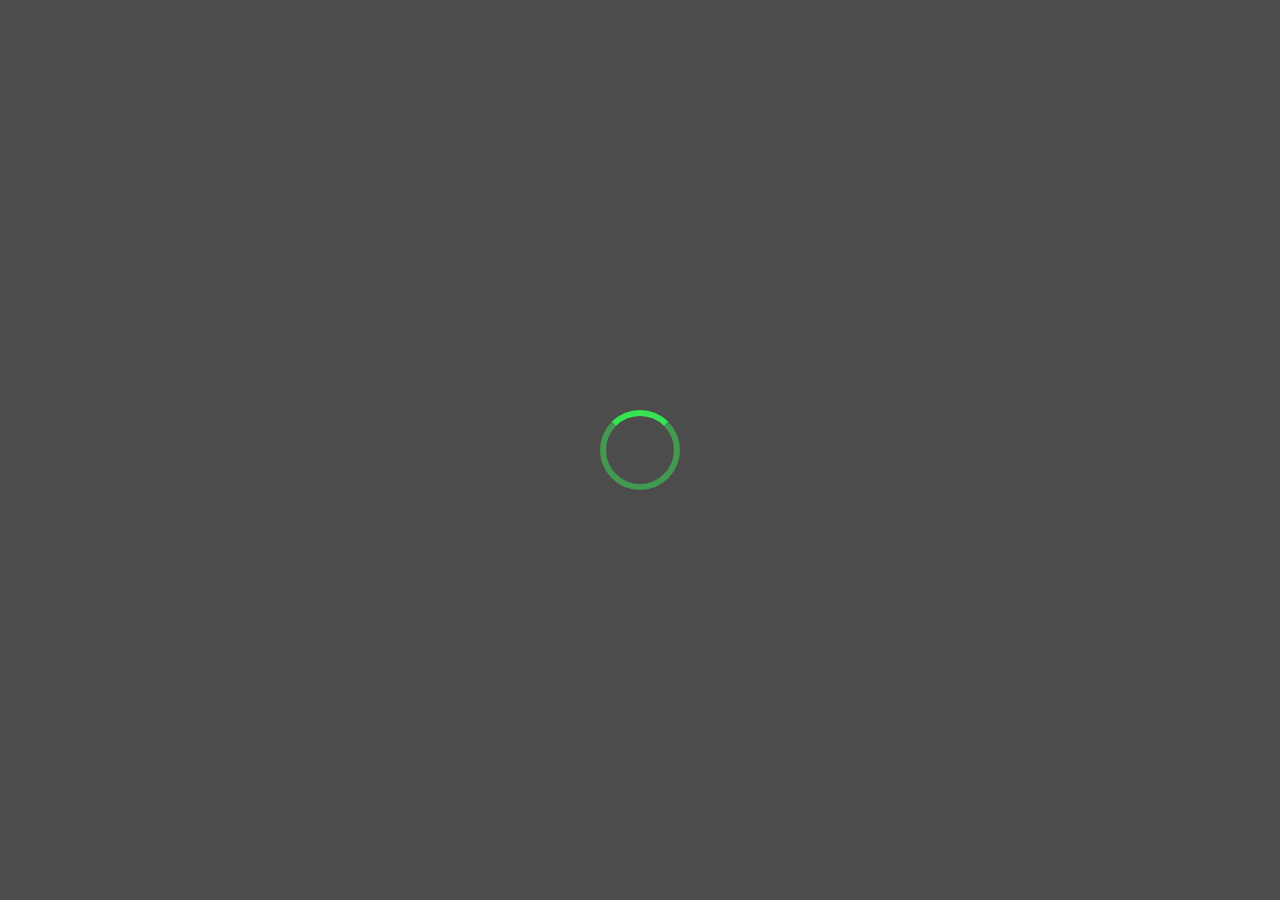
<file: loading.html>
<!DOCTYPE html>
<html lang="en">
<head>
    <meta charset="UTF-8">
    <meta http-equiv="X-UA-Compatible" content="IE=edge">
    <meta name="viewport" content="width=device-width, initial-scale=1.0">
    <title>Document</title>
    <style>
        .bt-spinner {
            width: 68px;
            height: 68px;
            border-radius: 50%;
            background-color: transparent;
            border: 6px solid #429950;
            border-top: 6px solid #37E552;
            -webkit-animation: 1s spin linear infinite;
            animation: 1s spin linear infinite;
            z-index: 1000000000000;
        }
        .spinner-cont{
            position: fixed;
            top: 0;
            left: 0;
            width: 100vw;
            height: 100vh;
            background-color: rgba(0, 0, 0, 0.7);
            z-index: 10000000000;
            display: flex;
            justify-content: center;
            align-items: center;
        }

        @-webkit-keyframes spin {
            from {
                -webkit-transform: rotate(0deg);
                transform: rotate(0deg);
            }
            to {
                -webkit-transform: rotate(360deg);
                transform: rotate(360deg);
            }
        }
                
        @keyframes spin {
            from {
                -webkit-transform: rotate(0deg);
                transform: rotate(0deg);
            }
            to {
                -webkit-transform: rotate(360deg);
                transform: rotate(360deg);
            }
        }   
    </style>
</head>
<body>
    <div class="spinner-cont">
        <div class="bt-spinner"></div>
    </div>
</body>
</html>
</file>
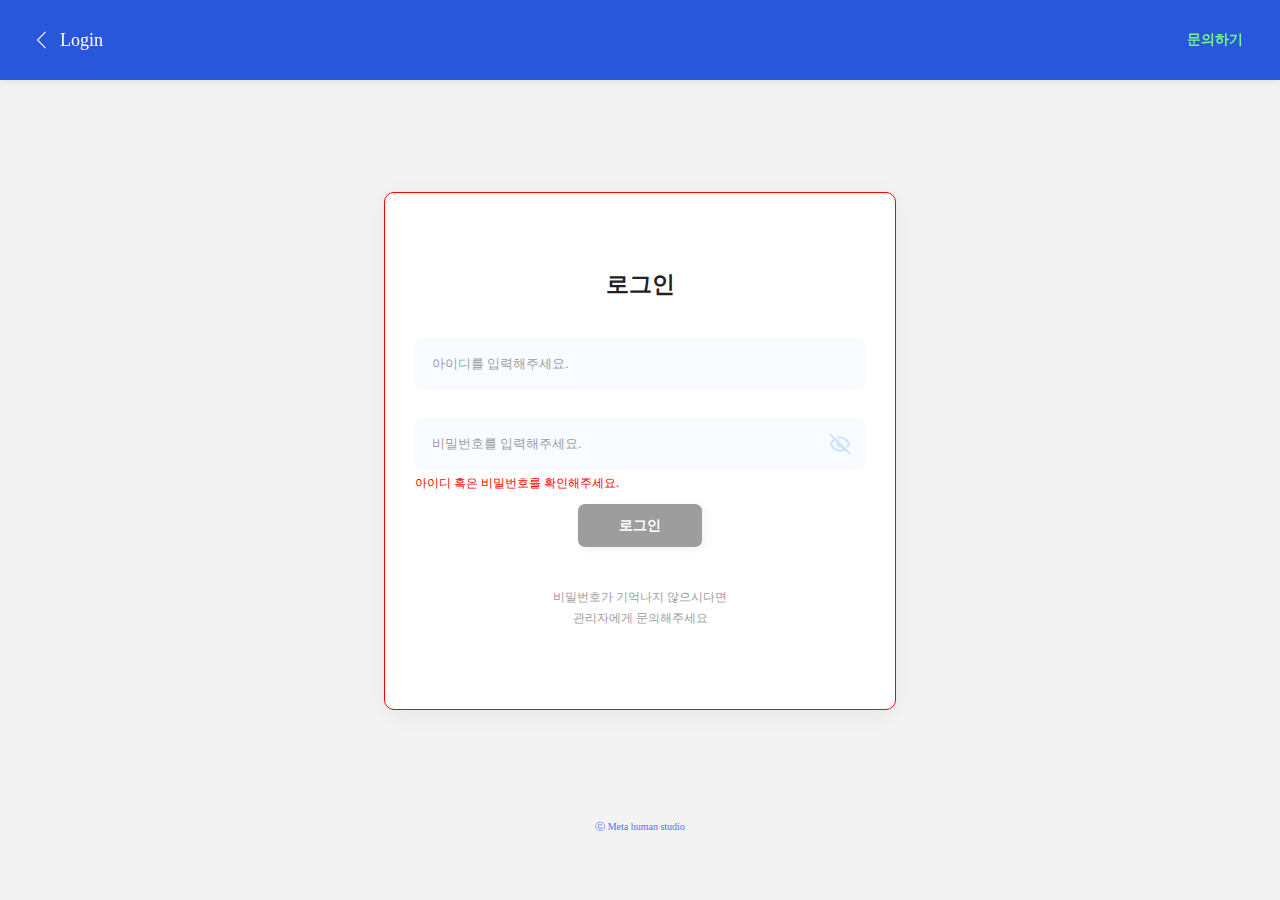
<file: login.html>
<!DOCTYPE html>
<html lang="en">
<head>
    <meta charset="UTF-8">
    <meta http-equiv="X-UA-Compatible" content="IE=edge">
    <meta name="viewport" content="width=device-width, initial-scale=1.0">
    <title>Document</title>

    <!-- css -->
    <link rel="stylesheet" href="./css/font.css">
    <link rel="stylesheet" href="./css/reset.css">
    <link rel="stylesheet" href="./css/common.css">
    <link rel="stylesheet" href="./css/sub.css">

    <!-- jquery cdn -->
    <script src="https://code.jquery.com/jquery-3.6.0.min.js" integrity="sha256-/xUj+3OJU5yExlq6GSYGSHk7tPXikynS7ogEvDej/m4=" crossorigin="anonymous"></script>
    
</head>
<body>
    <header>
        <div class="inner">
            <a href="./index.html" class="back-btn">
                <i></i>
                <span>Login</span>
            </a>
            <button class="green-style-btn2">
                문의하기
            </button>
        </div>
    </header>
    
    <main>
        <section class="container fail">
            <h2>로그인</h2>
            <div class="col">
                <input class="idInput" type="text" placeholder="아이디를 입력해주세요.">
            </div>
            <div class="col">
                <input class="pwInput" type="password" placeholder="비밀번호를 입력해주세요.">
                <button class="passwordViewBtn">
                    <i></i>
                </button>
                <p class="fail-text">아이디 혹은 비밀번호를 확인해주세요.</p>
            </div>
            <!-- <button class="gray-style-btn login-btn">로그인</button> -->
            <a href="./projectList.html" class="gray-style-btn login-btn">로그인</a>
            <p>
                비밀번호가 기억나지 않으시다면 
                <br>
                관리자에게 문의해주세요                
            </p>
        </section>
    </main>

    <footer>
        <p class="copyright">
            ⓒ Meta human studio
        </p>
    </footer>

    <script src="./js/passwordView.js"></script>
    <script src="./js/loginStyle.js"></script>
</body>
</html>
</file>
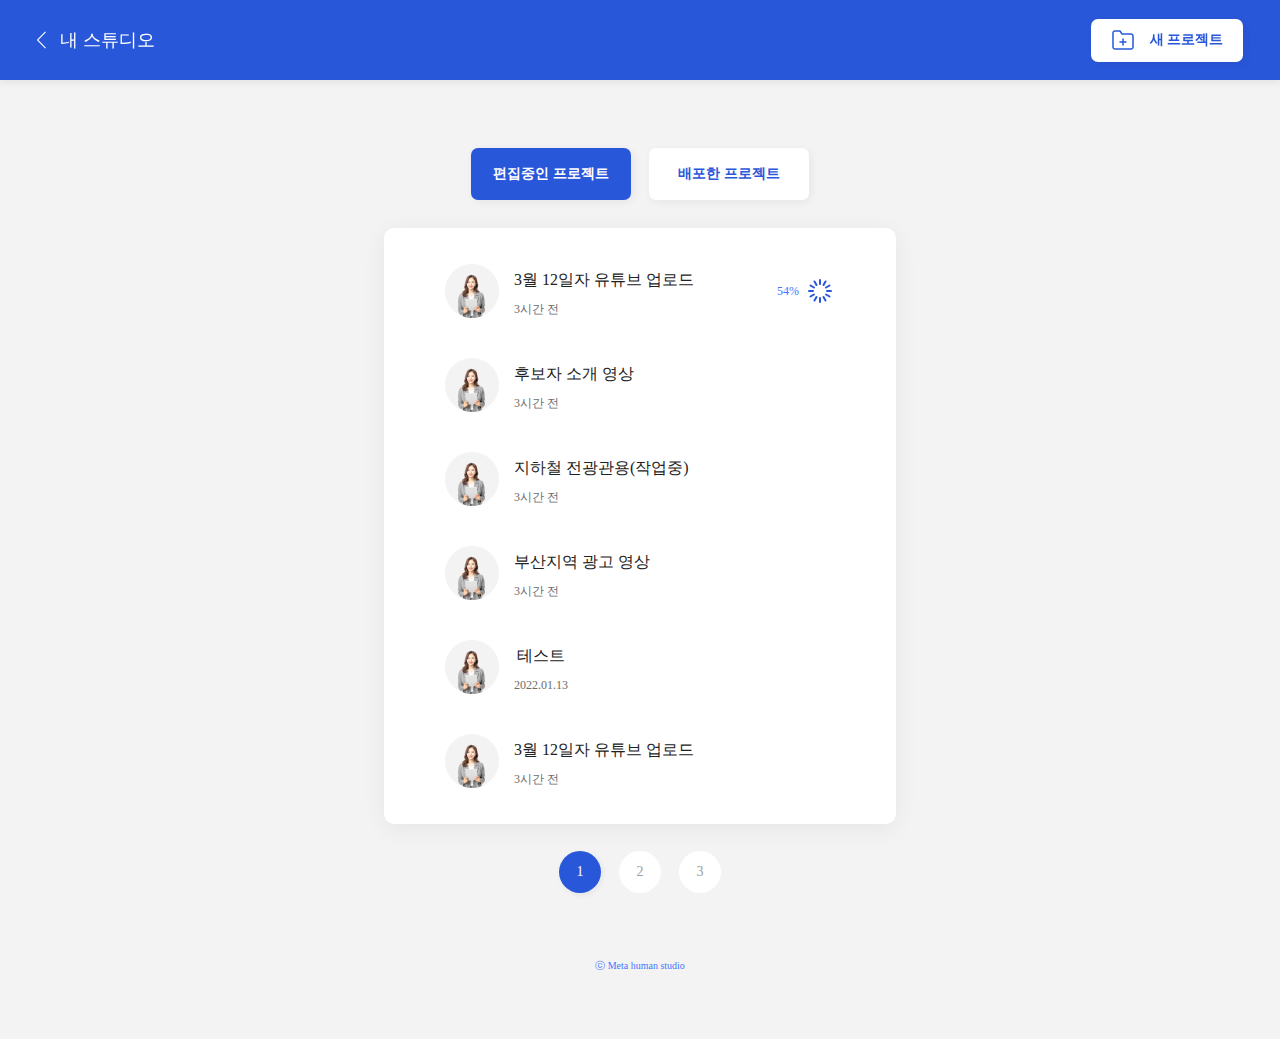
<file: projectList.html>
<!DOCTYPE html>
<html lang="en">
<head>
    <meta charset="UTF-8">
    <meta http-equiv="X-UA-Compatible" content="IE=edge">
    <meta name="viewport" content="width=device-width, initial-scale=1.0">
    <title>Document</title>

    <!-- css -->
    <link rel="stylesheet" href="./css/font.css">
    <link rel="stylesheet" href="./css/reset.css">
    <link rel="stylesheet" href="./css/common.css">
    <link rel="stylesheet" href="./css/sub.css">
    <link rel="stylesheet" href="./css/popup.css">

    <!-- jquery cdn -->
    <script src="https://code.jquery.com/jquery-3.6.0.min.js" integrity="sha256-/xUj+3OJU5yExlq6GSYGSHk7tPXikynS7ogEvDej/m4=" crossorigin="anonymous"></script>
    
</head>
<body>
    <header>
        <div class="inner">
            <a href="./login.html" class="back-btn">
                <i></i>
                <span>내 스튜디오</span>
            </a>
            <button class="white-style-btn addProject">
                <i></i>
                새 프로젝트
            </button>
        </div> 
    </header>
    
    <main>
        <div class="btn-group tab-btn-cont">
            <button class="tab-btn white-style-btn blue-style-btn active">편집중인 프로젝트</button>
            <button class="tab-btn white-style-btn ">배포한 프로젝트</button>
        </div>
         
        <div class="tab-content-container">
            <section class="container projectCont tab-content active">
                <ul class="projectList">
                    <li>
                        <img src="./images/people/people01.png" alt="people">
                        <div class="text">
                            <p>3월 12일자 유튜브 업로드</p>
                            <span>3시간 전</span>
                        </div>
                        <div class="loader">
                            <span>54%</span>
                            <div class="ml-loader">
                                <div></div>
                                <div></div>
                                <div></div>
                                <div></div>
                                <div></div>
                                <div></div>
                                <div></div>
                                <div></div>
                                <div></div>
                                <div></div>
                                <div></div>
                                <div></div>
                            </div>            
                        </div>
                    </li>
                    <li>
                        <img src="./images/people/people01.png" alt="people">
                        <div class="text">
                            <p>후보자 소개 영상</p>
                            <span>3시간 전</span>
                        </div>
                        <div class="list-btn-group">
                            <button class="copy-btn">
                                <i></i>
                            </button>
                            <button class="remove-btn">
                                <i></i>
                            </button>
                        </div>
                    </li>
                    <li>
                        <img src="./images/people/people01.png" alt="people">
                        <div class="text">
                            <p>지하철 전광관용(작업중)</p>
                            <span>3시간 전</span>
                        </div>
                        <div class="list-btn-group">
                            <button class="copy-btn">
                                <i></i>
                            </button>
                            <button class="remove-btn">
                                <i></i>
                            </button>
                        </div>
                    </li>
                    <li>
                        <img src="./images/people/people01.png" alt="people">
                        <div class="text">
                            <p>부산지역 광고 영상</p>
                            <span>3시간 전</span>
                        </div>
                        <div class="list-btn-group">
                            <button class="copy-btn">
                                <i></i>
                            </button>
                            <button class="remove-btn">
                                <i></i>
                            </button>
                        </div>
                    </li>
                    <li>
                        <img src="./images/people/people01.png" alt="people">
                        <div class="text">
                            <p>테스트</p>
                            <span>2022.01.13</span>
                        </div>
                        <div class="list-btn-group">
                            <button class="copy-btn">
                                <i></i>
                            </button>
                            <button class="remove-btn">
                                <i></i>
                            </button>
                        </div>
                    </li>
                    <li>
                        <img src="./images/people/people01.png" alt="people">
                        <div class="text">
                            <p>3월 12일자 유튜브 업로드</p>
                            <span>3시간 전</span>
                        </div>
                        <div class="list-btn-group">
                            <button class="copy-btn">
                                <i></i>
                            </button>
                            <button class="remove-btn">
                                <i></i>
                            </button>
                        </div>
                    </li>
                </ul>
            </section>
            <section class="container projectCont tab-content">
                <ul class="projectList">
                    <li>
                        <img src="./images/people/people01.png" alt="people">
                        <div class="text">
                            <p>3월 12일자 유튜브 업로드</p>
                            <span>3시간 전</span>
                        </div>
                        <div class="loader">
                            <span>54%</span>
                            <div class="ml-loader">
                                <div></div>
                                <div></div>                   
                                <div></div>
                                <div></div>
                                <div></div>
                                <div></div>
                                <div></div>
                                <div></div>
                                <div></div>
                                <div></div>
                                <div></div>
                                <div></div>
                            </div>            
                        </div>
                    </li>
                    <li>
                        <img src="./images/people/people01.png" alt="people">
                        <div class="text">
                            <p>후보자 소개 영상</p>
                            <span>3시간 전</span>
                        </div>
                        <div class="list-btn-group">
                            <button class="copy-btn">
                                <i></i>
                            </button>
                            <button class="download-btn">
                                <i></i>
                            </button>
                        </div>
                    </li>
                    <li>
                        <img src="./images/people/people01.png" alt="people">
                        <div class="text">
                            <p>지하철 전광관용(작업중)</p>
                            <span>3시간 전</span>
                        </div>
                        <div class="list-btn-group">
                            <button class="copy-btn">
                                <i></i>
                            </button>
                            <button class="remove-btn">
                                <i></i>
                            </button>
                        </div>
                    </li>
                    <li>
                        <img src="./images/people/people01.png" alt="people">
                        <div class="text">
                            <p>부산지역 광고 영상</p>
                            <span>3시간 전</span>
                        </div>
                        <div class="list-btn-group">
                            <button class="copy-btn">
                                <i></i>
                            </button>
                            <button class="remove-btn">
                                <i></i>
                            </button>
                        </div>
                    </li>
                    <li>
                        <img src="./images/people/people01.png" alt="people">
                        <div class="text">
                            <p>테스트</p>
                            <span>2022.01.13</span>
                        </div>
                        <div class="list-btn-group">
                            <button class="copy-btn">
                                <i></i>
                            </button>
                            <button class="remove-btn">
                                <i></i>
                            </button>
                        </div>
                    </li>
                    <li>
                        <img src="./images/people/people01.png" alt="people">
                        <div class="text">
                            <p>3월 12일자 유튜브 업로드</p>
                            <span>3시간 전</span>
                        </div>
                        <div class="list-btn-group">
                            <button class="copy-btn">
                                <i></i>
                            </button>
                            <button class="remove-btn">
                                <i></i>
                            </button>
                        </div>
                    </li>
                </ul>
            </section>
        </div>

        <ul class="pagination">
            <li class="current">
                <a href="#">1</a>
            </li>
            <li>
                <a href="#">2</a>
            </li>
            <li>
                <a href="#">3</a>
            </li>
        </ul>
    </main>

    <footer>
        <p class="copyright">
            ⓒ Meta human studio
        </p>
    </footer>

    <div class="dim"></div>
    <div class="popup addProjectPopup">
        <button class="close-btn">
            <i></i>
        </button>
        <h3>
            <span class="fc-blue">Step1</span>
            템플릿 선택
        </h3>
        <div class="col">
            <div class="select">
                <div class="current-select">
                    <span>1:1</span>
                    <p>SNS post</p>
                    <i></i>
                </div>
                <ul class="select-list">
                    <li>
                        <button class="current">
                            <span>1:1</span>
                            <p>SNS post</p>
                        </button>
                    </li>
                    <li>
                        <button>
                            <span>4:3</span>
                            <p>Full screen</p>
                        </button>
                    </li>
                    <li>
                        <button>
                            <span>16:9</span>
                            <p>Youtube</p>
                        </button>
                    </li>
                    <li>
                        <button>
                            <span>9:16</span>
                            <p>SNS story</p>
                        </button>
                    </li>
                </ul>
            </div>
        </div>
        <button class="blue-style-btn next-btn">다음</button>
    </div>
    <div class="popup addPPTPagePopup">
        <button class="close-btn">
            <i></i>
        </button>
        <h3>
            <span class="fc-blue">Step2</span>
            PPT로 페이지 생성하기
        </h3>
        <div class="col">
            <input type="file" id="fileInput">
            <label for="fileInput">
                <div class="cont">
                    <i class="upload-icon"></i>
                    <p>
                        <span>PPT 업로드</span>
                    </p>
                </div>
            </label>
        </div>
        <div class="btn-group">
            <button class="addBtn gray-style-btn">만들기</button>
            <button class="directlyBtn blue-style-btn">직접 만들래요</button>
        </div>
    </div>
    <div class="popup removeCheckPopup">
        <button class="close-btn">
            <i></i>
        </button>
        <div class="col">
            <h3>3월 12일자 유튜브 업로드</h3>
            <span>01:20:45</span>
            <p>
                프로젝트를 삭제하시겠습니까?
                <br>
                삭제된 프로젝트는 다시 불러올 수 없습니다.
            </p>
        </div>
        <button class="blue-style-btn next-btn">확인</button>
    </div>
    <div class="popup removePopup">
        <button class="close-btn">
            <i></i>
        </button>
        <div class="col">
            <h3>
                <span class="fc-green">3월 12일자 유튜브 업로드</span>가
                <br>
                삭제되었습니다.
            </h3>
        </div>
        <button class="blue-style-btn">확인</button>
    </div>
    <div class="popup copyPopup">
        <button class="close-btn">
            <i></i>
        </button>
        <div class="col">
            <h3>
                <span class="fc-green">3월 12일자 유튜브 업로드</span>가
                <br>
                복사되었습니다.
            </h3>
        </div>
        <button class="blue-style-btn">확인</button>
    </div>
    <div class="popup downloadPopup">
        <button class="close-btn">
            <i></i>
        </button>
        <div class="col">
            <h3>메타휴먼 스튜디오</h3>
            <span>01:20:45</span>
            <p>
                영상을 내려받는 중입니다.
                <br>
                프로젝트 목록에서 진행사항을 확인할 수 있습니다.
            </p>
        </div>
        <button class="blue-style-btn">확인</button>
    </div>



    <script src="./js/popup.js"></script>
    <script src="./js/tab.js"></script>
    <script src="./js/select.js"></script>
    <script src="./js/fileInput.js"></script>
</body>
</html>
</file>
<file: css/font.css>
@import url(//spoqa.github.io/spoqa-han-sans/css/SpoqaHanSansNeo.css);
/* font-family: 'Spoqa Han Sans Neo', 'sans-serif'; */

@import url('https://fonts.googleapis.com/css2?family=Sulphur+Point:wght@300;400;700&display=swap');
/* font-family: 'Sulphur Point', sans-serif; */

@import url('https://fonts.googleapis.com/css2?family=Noto+Sans+KR:wght@100;300;400;500;700;900&display=swap');
/* font-family: 'Noto Sans KR', sans-serif; */
</file>
<file: css/common.css>
.inner{
    width: calc(100% - 40px);
    max-width: 1302px;
    margin: 0 auto;
}
.fc-gray{
    color: #9d9d9d !important;
}
.fc-blue{
    color: #2957DA !important;
}
.fc-green{
    color: #37E552 !important;
}

.sec-text.al-right{
    text-align: right;
}
.sec-text.al-center{
    text-align: center;
}
.sec-text strong{
    font-size: 34px;
    font-weight: 600;
    color: #00CE9D;
    display: block;
    margin-bottom: 15px;
}
.sec-text h2{
    font-family: "Noto Sans Kr";
    font-weight: 600;
    color: #111;
    font-size: 37px;
    line-height: 1.35;
}
.sec-text p{
    margin-top: 37px;
    font-size: 17px;
    color: #333;
    line-height: 1.35;
    font-weight: 300;
}
.sec-text h3{
    font-size: 33px;
    font-family: "Noto Sans Kr";
    font-weight: 600;
    color: #222;
}
.sec-text span{
    font-size: 19px;
    color: #00CE9D;
    font-weight: 600;
    margin-bottom: 10px;
    display: block;
}
.back-btn{
    display: flex;
    align-items: center;
    gap: 14px;
    font-size: 18px;
    color: #fff;
    font-weight: 400;
}
.back-btn i{
    width: 9px;
    height: 18px;
    background: url("../images/icons/ico-leftWhiteArrow.svg") no-repeat center / cover;
    display: block;
}
.addProject i{
    width: 24px;
    height: 24px;
    background: url("../images/icons/ico-fileBlue.svg") no-repeat center / cover;
    display: block;
}
.copy-btn i{
    width: 24px;
    height: 24px;
    background: url("../images/icons/ico-copy.svg") no-repeat center / cover;
    display: block;
    transition: 0.3s ease;
}
.remove-btn i{
    width: 24px;
    height: 24px;
    background: url("../images/icons/ico-remove.svg") no-repeat center / cover;
    display: block;
    transition: 0.3s ease;
}
.download-btn i{
    width: 24px;
    height: 24px;
    background: url("../images/icons/ico-download.svg") no-repeat center / cover;
    display: block;
    transition: 0.3s ease;
}
.copy-btn:hover i{
    background: url("../images/icons/ico-copyActive.svg") no-repeat center / cover;
}
.remove-btn:hover i{
    background: url("../images/icons/ico-removeActive.svg") no-repeat center / cover;
}
.download-btn:hover i{
    background: url("../images/icons/ico-downloadActive.svg") no-repeat center / cover;
}
.upload-icon{
    display: block;
    width: 24px;
    height: 24px;
    background: url("../images/icons/ico-upload.svg") no-repeat center / cover;
    margin: 0 auto;
}
.file-icon{
    display: block;
    width: 24px;
    height: 24px;
    background: url("../images/icons/ico-file.svg") no-repeat center / cover;
    margin: 0 auto;
}

.white-style-btn{
    padding: 0 20px;
    height: 43px;
    background: #fff;
    box-shadow: 2px 2px 8px rgba(0, 0, 0, 0.06);
    border-radius: 7px;
    color: #2957DA;
    display: flex;
    justify-content: center;
    align-items: center;
    gap: 15px;
    font-size: 14px;
    font-weight: 600;
    cursor: pointer;
    transition: 0.3s ease;
}
.gray-style-btn{
    padding: 0 41px;
    height: 43px;
    background: #9D9D9D;
    box-shadow: 2px 2px 8px rgba(0, 0, 0, 0.06);
    border-radius: 7px;
    color: #fff;
    display: flex;
    justify-content: center;
    align-items: center;
    font-size: 14px;
    font-weight: 600;
    cursor: pointer;
    transition: 0.3s ease;
}
.blue-style-btn{
    padding: 0 41px;
    height: 43px;
    background: #2957DA;
    box-shadow: 2px 2px 8px rgba(0, 0, 0, 0.06);
    border-radius: 7px;
    color: #fff;
    display: flex;
    justify-content: center;
    align-items: center;
    font-size: 14px;
    font-weight: 600;
    cursor: pointer;
    transition: 0.3s ease;
}
.green-style-btn{
    padding: 0 41px;
    height: 43px;
    background: #76F68A;
    box-shadow: 2px 2px 8px rgba(0, 0, 0, 0.06);
    border-radius: 7px;
    color: #fff;
    display: flex;
    justify-content: center;
    align-items: center;
    font-size: 14px;
    font-weight: 600;
    cursor: pointer;
    transition: 0.3s ease;
}
.green-style-btn2{
    height: 43px;
    background: transparent;
    color: #76F68A;
    display: flex;
    justify-content: center;
    align-items: center;
    font-size: 14px;
    font-weight: 600;
    cursor: pointer;
    transition: 0.3s ease;
}
.blue-style-btn:hover{
    opacity: 0.7;
}
[class*="style-btn"]:hover{
    opacity: 0.7;
}


.col{
    margin-bottom: 30px;
    width: 450px;
    margin: 0 auto 30px;
    position: relative;
}
label{
    font-size: 13px;
    font-weight: 400;
    color: #222;
    margin-bottom: 11px;
    display: block;
}
input{
    width: 100%;
    height: 50px;
    border-radius: 6px;
    background-color: #F7F7F7;
    padding: 0 16px;
    color: #222;
    transition: 0.3s ease;
    border: 1px solid #f7f7f7;
}
input::placeholder{
    color: #9d9d9d;
}
textarea{
    width: 100%;
    min-width: 100%;
    max-width: 100%;
    height: 135px;
    min-height: 135px;
    max-height: 135px;
    background-color: #f7f7f7;
    border: 1px solid #f7f7f7;
    border-radius: 6px;
    padding: 16px;
    transition: 0.3s ease;
    color: #222;
}
textarea::placeholder{
    color: #9d9d9d;
}
input:focus,
textarea:focus{
    border: 1px solid #4575FF !important;
}
.passwordViewBtn{
    position: absolute;
    top: 50%;
    right: 15px;
    transition: 0.3s ease;
    z-index: 10;
    width: 20px;
    height: 20px;
    cursor: pointer;
    transform: translateY(-50%);
}
.passwordViewBtn i{
    width: 100%;
    height: 100%;
    display: block;
    background: url("../images/icons/ico-eyeClose.svg") no-repeat center / cover;
    transition: 0.3s ease;
}
.passwordViewBtn:hover i{
    background: url("../images/icons/ico-eyeActiveClose.svg") no-repeat center / cover;
}
.passwordViewBtn.open i{
    background: url("../images/icons/ico-eyeOpen.svg") no-repeat center / cover;
}
.passwordViewBtn.open:hover i{
    background: url("../images/icons/ico-eyeActiveOpen.svg") no-repeat center / cover;
}



/* header */

body.scroll header{
    background-color: #fff;
    box-shadow: 0px 4px 6px rgba(0, 0, 0, 0.05);
    padding: 25px 0;
}
header{
    position: fixed;
    top: 0;
    left: 0;
    z-index: 100000000000;
    background-color: transparent;
    width: 100vw;
    padding: 53px 0;
    transition: 0.3s ease;
}
header .inner{
    width: calc(100% - 40px);
    max-width: calc(100% - 168px);
    height: 100%;
    margin: 0 auto;
    display: flex;
    justify-content: space-between;
    align-items: center;
}
header .logo a{
    width: 137px;
    height: 34px;
    background: url("../images/common/logo.svg") no-repeat center / cover;
    display: block;
}
header .link-group{
    display: flex;
    align-items: center;
    gap: 15px;
}
header .link-group a{
    width: 122px;
    height: 42px;
    display: flex;
    justify-content: center;
    align-items: center;
    font-size: 14px;
    border-radius: 7px;
    color: #111;
    font-weight: 400;
    transition: 0.3s ease;
    cursor: pointer;
}
header .link-group a:hover{
    opacity: 0.6;
}

/* header */




/* pagination */

.pagination{
    display: flex;
    justify-content: center;
    align-items: center;
    margin: 27px auto 0;
    gap: 18px;
}
.pagination li a{
    width: 42px;
    height: 42px;
    font-size: 14px;
    color: #9d9d9d;
    transition: 0.3s ease;
    display: flex;
    justify-content: center;
    align-items: center;
    font-weight: 400;
    border-radius: 100%;
    background-color: #fff;
}
.pagination li.current a{
    color: #fff;
    background-color: #2957DA;
    box-shadow: 2px 2px 6px rgba(0, 0, 0, 0.06);
}
.pagination li a:hover{
    opacity: 0.6;
}

/* pagination */





/* loder */

.ml-loader {
  position: relative;
  width: 24px;
  height: 24px;
  left: -20px;
}

.ml-loader div {
  -webkit-transform-origin: 31px 12px;
      -ms-transform-origin: 31px 12px;
          transform-origin: 31px 12px;
  -webkit-animation: 1.2s opaque ease-in-out infinite both;
          animation: 1.2s opaque ease-in-out infinite both;
}

.ml-loader div::after {
  content: "";
  display: block;
  position: absolute;
  top: 0;
  left: 30px;
  width: 2px;
  height: 6px;
  border-radius: 10px;
  background-color: #2957DA;
}

.ml-loader div:nth-child(1) {
  -webkit-transform: rotate(0);
      -ms-transform: rotate(0);
          transform: rotate(0);
}
.ml-loader div:nth-child(2) {
  -webkit-transform: rotate(30deg);
      -ms-transform: rotate(30deg);
          transform: rotate(30deg);
  -webkit-animation-delay: 0.1s;
          animation-delay: 0.1s;
}
.ml-loader div:nth-child(3) {
  -webkit-transform: rotate(60deg);
      -ms-transform: rotate(60deg);
          transform: rotate(60deg);
  -webkit-animation-delay: 0.2s;
          animation-delay: 0.2s;
}
.ml-loader div:nth-child(4) {
  -webkit-transform: rotate(90deg);
      -ms-transform: rotate(90deg);
          transform: rotate(90deg);
  -webkit-animation-delay: 0.3s;
          animation-delay: 0.3s;
}
.ml-loader div:nth-child(5) {
  -webkit-transform: rotate(120deg);
      -ms-transform: rotate(120deg);
          transform: rotate(120deg);
  -webkit-animation-delay: 0.4s;
          animation-delay: 0.4s;
}
.ml-loader div:nth-child(6) {
  -webkit-transform: rotate(150deg);
      -ms-transform: rotate(150deg);
          transform: rotate(150deg);
  -webkit-animation-delay: 0.5s;
          animation-delay: 0.5s;
}
.ml-loader div:nth-child(7) {
  -webkit-transform: rotate(180deg);
      -ms-transform: rotate(180deg);
          transform: rotate(180deg);
  -webkit-animation-delay: 0.6s;
          animation-delay: 0.6s;
}
.ml-loader div:nth-child(8) {
  -webkit-transform: rotate(210deg);
      -ms-transform: rotate(210deg);
          transform: rotate(210deg);
  -webkit-animation-delay: 0.7s;
          animation-delay: 0.7s;
}
.ml-loader div:nth-child(9) {
  -webkit-transform: rotate(240deg);
      -ms-transform: rotate(240deg);
          transform: rotate(240deg);
  -webkit-animation-delay: 0.8s;
          animation-delay: 0.8s;
}
.ml-loader div:nth-child(10) {
  -webkit-transform: rotate(270deg);
      -ms-transform: rotate(270deg);
          transform: rotate(270deg);
  -webkit-animation-delay: 0.9s;
          animation-delay: 0.9s;
}
.ml-loader div:nth-child(11) {
  -webkit-transform: rotate(300deg);
      -ms-transform: rotate(300deg);
          transform: rotate(300deg);
  -webkit-animation-delay: 1s;
          animation-delay: 1s;
}
.ml-loader div:nth-child(12) {
  -webkit-transform: rotate(330deg);
      -ms-transform: rotate(330deg);
          transform: rotate(330deg);
  -webkit-animation-delay: 1.1s;
          animation-delay: 1.1s;
}
.ml-loader div:nth-child(13) {
  -webkit-transform: rotate(360deg);
      -ms-transform: rotate(360deg);
          transform: rotate(360deg);
  -webkit-animation-delay: 1.2s;
          animation-delay: 1.2s;
}

@-webkit-keyframes opaque {
    0%, 40%, 100% {
      opacity: 0.1;
    }
    40% {
      opacity: 1;
    }
}

@keyframes opaque {
    0%, 40%, 100% {
      opacity: 0.1;
    }
    40% {
      opacity: 1;
    }
}

/* loder */





/* select */

.select{
    position: relative;
    width: 100%;
}
.select.show{

}
.select.show .current-select i{
    transform: rotate(180deg);
}
.select .current-select{
    height: 64px;
    position: relative;
    display: flex;
    align-items: center;
    background-color: #F8FBFF;
    border-radius: 6px;
    padding: 0 25px;
    cursor: pointer;
    z-index: 10;
}
.select span{
    font-size: 14px;
    font-weight: 500;
    color: #222;
    min-width: 50px;
}
.select p{
    font-size: 14px;
    font-weight: 500;
    color: #6c6c6c;
    margin: 0 !important;
}
.select .current-select i{
    width: 24px;
    height: 24px;
    display: block;
    background: url("../images/icons/ico-selectArrow.svg") no-repeat center / cover;
    transition: 0.3s ease;
    margin-left: auto;
}
.select-list{
    /* padding-top: 64px; */
    border-radius: 0 0 6px 6px;
    background-color: #E4EFFF;
    width: 100%;
    padding: 18px 0;
    padding: 0;
    display: flex;
    flex-direction: column;
    gap: 17px;
    height: 0;
    transition: 0.3s ease;
    opacity: 0;
}
.select.show .select-list{
    height: 170px;
    opacity: 1;
    padding: 18px 0;
}
.select-list li{
    padding: 0 25px;
    opacity: 0;
    height: 0;
    transition: 0.3s ease;
}
.select.show .select-list li{
    height: 21px;
    opacity: 1;
}
.select-list li button{
    width: 100%;
    display: flex;
    align-items: center;
    position: relative;
    transition: 0.3s ease;
    height: 0;
    visibility: hidden;
}
.select.show .select-list li button{
    height: 21px;
    visibility: visible;
}
.select-list li button:hover{
    opacity: 0.6;
}
.select span{
    text-align: left;
}
.select .select-list button.current::after{
    content: "";
    width: 4px;
    height: 4px;
    border-radius: 100%;
    background-color: #37E552;
    position: absolute;
    right: 24px;
    right: 0;
    top: 50%;
    transform: translateY(-50%);
    transition: 0.3s ease;
}

/* select */
</file>
<file: css/sub.css>
main{
    background-color: #F3F3F3;
    min-height: calc(100vh - 80px - 146px);
    margin-top: 80px;
    display: flex;
    flex-direction: column;
    justify-content: center;
    align-items: center;
    padding-top: 68px;
}
.btn-group{
    margin-bottom: 28px;
    display: flex;
    gap: 18px;
}
.btn-group button{
    padding: 0;
    width: 160px;
    height: 52px;
}


/* header */

header{
    background-color: #2957DA;
    height: 80px;
    padding: 0;
    box-shadow: 0px 4px 6px rgba(0, 0, 0, 0.05);
}
header .inner{
    max-width: calc(100% - 74px);
}

/* header */


/* section - login */

.container.fail{
    border: 1px solid #FF0000;
}
.container.fail .fail-text{
    opacity: 1;
    visibility: visible;
}
.container{
    width: calc(100% - 40px);
    max-width: 512px;
    margin: 0 auto;
    background-color: #fff;
    border-radius: 10px;
    box-shadow: 0px 4px 24px rgba(0, 0, 0, 0.06);
    /* height: 512px; */
    padding: 80px 0;
    display: flex;
    flex-direction: column;
    align-items: center;
    transition: 0.3s ease;
    border: 1px solid transparent;
}
.container h2{
    font-size: 23px;
    color: #222;
    margin-bottom: 43px;
}
.container input,
.container textarea{
    background-color: #F8FBFF;
    border: 1px solid #f8f8f8;
}
.container p{
    font-size: 12px;
    font-weight: 400;
    color: #9d9d9d;
    text-align: center;
    line-height: 1.75;
    margin-top: 40px;
}
.container .col + button,
.container .col + a{
    margin-top: 5px;
}
.container .fail-text{
    font-size: 12px;
    font-weight: 400;
    color: #FF0000;
    position: absolute;
    bottom: -25px;
    opacity: 0;
    visibility: hidden;
}
.container.fail .fail-text{
    opacity: 1;
    visibility: visible;
}

/* section - login */


/* footer */

footer{
    background-color: #f3f3f3;
    margin-top: 0;
    padding: 68px 0;
    /* height: 140px; */
    /* padding: 0; */
    display: flex;
    align-items: center;
    justify-content: center;
}
footer .copyright{
    font-size: 10px;
    color: #4575FF;
    text-align: center;
}
footer::after{
    display: none;
}

/* footer */


/* section - projectList */

.tab-content-container{
    position: relative;
    width: 512px;
    height: 596px;
}
.projectCont{
    padding: 15px 0;
    opacity: 0;
    visibility: hidden;
    position: absolute;
    left: 0;
    width: 100%;
    max-width: 100%;
}
.projectCont.active{
    opacity: 1;
    visibility: visible;
    transition: 0.3s 0.3s ease;
}
.projectList{
    padding: 0 30px;
    width: 100%;
}
.projectList li{
    display: flex;
    align-items: center;
    padding: 20px 30px;
    transition: 0.3s ease;
    width: 100%;
    border-radius: 5px;
    position: relative;
}
.projectList li:hover{
    background-color: #F8FBFF;
}
.projectList li img{
    width: 54px;
    height: 54px;
    margin-right: 15px;
}
.projectList p{
    margin-top: 0;
    font-size: 16px;
    color: #222;
    font-weight: 400;
    margin-bottom: 6px;
}
.projectList span{
    margin-top: 0;
    font-size: 12px;
    color: #6C6C6C;
    font-weight: 400;
}
.projectList .loader{
    position: absolute;
    top: 50%;
    transform: translateY(-50%);
    right: 32px;
    display: flex;
    align-items: center;
    font-size: 14px;
    font-weight: 400;
    gap: 10px;
}
.projectList .loader span{
    color: #4575FF;
}
.projectList .list-btn-group{
    display: flex;
    align-items: center;
    gap: 12px;
    position: absolute;
    top: 50%;
    transform: translateY(-50%);
    right: 32px;
    opacity: 0;
    visibility: hidden;
    transition: 0.3s ease;
}
.projectList li:hover .list-btn-group{
    opacity: 1;
    visibility: visible;
}

/* section - projectList */
</file>
<file: css/popup.css>
/* popup */

.dim{
    position: fixed;
    width: 100vw;
    height: 100vh;
    left: 0;
    top: 0;
    z-index: 1000000000000;
    transition: 0.3s ease;
    background-color: rgba(0, 0, 0, 0.4);
    opacity: 0;
    visibility: hidden;
}
.dim.show{
    opacity: 1;
    visibility: visible;
}
.popup.inquiry{
    height: calc(100% - 60px);
}
.popup{
    position: fixed;
    top: 50%;
    left: 50%;
    transform: translate(-50%,-50%);
    z-index: 10000000000000;
    background-color: #fff;
    box-shadow: 0px 4px 24px rgba(0, 0, 0, 0.06);
    border-radius: 10px;
    transition: 0.3s ease;
    width: calc(100% - 60px);
    max-width: 542px;
    max-height: 860px;
    overflow: scroll;
    overflow-x: hidden;
    padding: 26px;
    padding-bottom: 38px;
    opacity: 0;
    visibility: hidden;
    border: 1.5px solid #fff;
    height: max-content;
}
.popup.show{
    opacity: 1;
    visibility: visible;
}
.popup::-webkit-scrollbar {
    width: 8px;
}
.popup::-webkit-scrollbar-track {
    background-color: rgba(255, 255, 255, 0.3);
}
.popup::-webkit-scrollbar-thumb {
	background-color: rgba(0, 0, 0, 0.3);
	border-radius: 25px;
}
.popup .close-btn{
    margin-left: auto;
    display: block;
    cursor: pointer;
}
.popup.inquiry .close-btn{
    margin-bottom: 11px;
}
.popup.inquiry .close-btn i{
    width: 25px;
    height: 25px;
    background: url("../images/icons/ico-closeBlack.svg") no-repeat center / cover;
    display: block;
}
.popup .close-btn i{
    width: 25px;
    height: 25px;
    background: url("../images/icons/ico-closeGray.svg") no-repeat center / cover;
    display: block;
}
.popup h2{
    font-size: 24px;
    color: #222;
    font-weight: 600;
    text-align: center;
    margin-bottom: 33px;
}
.popup h3{
    font-size: 16px;
    color: #222;
    display: flex;
    justify-content: center;
    align-items: center;
    gap: 10px;
    font-weight: 500;
    margin-bottom: 22px;
}
.popup .popup-cont button{
    margin: 0 auto;
}
.popup .popup-cont button:hover{
    opacity: 0.7;
}
.popup.fail{
    border: 1.5px solid #FF0000;
}
.popup p.failText{
    font-size: 12px;
    color: #FF0000;
    font-weight: 500;
    opacity: 0;
    visibility: hidden;
    transition: 0.3s ease;
    margin-top: 12px;
    margin-bottom: 0;
    text-align: center;
    display: block;
}
.popup.fail p.failText{
    opacity: 1;
    visibility: visible;
}

.popup.send{
    height: 300px;
}
.popup.send .close-btn{
    margin-bottom: 22px;
}
.popup p{
    font-size: 14px;
    line-height: 1.5;
    color: #6c6c6c;
    text-align: center;
    margin-top: 22px;
    margin-bottom: 28px;
}
.popup .col + button{
    margin: 0 auto;
}

.addProjectPopup{
    max-width: 510px;
}
.addProjectPopup .close-btn{
    position: absolute;
    top: 20px;
    right: 20px;
}
.addProjectPopup .blue-style-btn{
    padding: 0 25px;
    margin: 0 auto;
}


.popup.addPPTPagePopup p{
    margin: 0 !important;
    margin-top: 6px !important;
    color: #222;
    font-weight: 400;
}
.popup.addPPTPagePopup span{
    font-weight: 500;
    color: #4575FF;
}

.popup.addPPTPagePopup .btn-group{
    margin-bottom: 0;
    justify-content: center;
    height: 43px;
}
.popup.addPPTPagePopup .addBtn{
    width: 100px;
    height: 100%;
}
.popup.addPPTPagePopup .directlyBtn{
    width: 130px;
    height: 100%;
}

.popup.addPPTPagePopup h3{
    margin-top: 24px;
}
.addPPTPagePopup .close-btn{
    position: absolute;
    top: 20px;
    right: 20px;
}
.addPPTPagePopup input[type="file"]{
    display: none;
}
.addPPTPagePopup input[type="file"] + label{
    width: 320px;
    height: 145px;
    border-radius: 15px;
    border: 1px dashed #4575FF;
    display: flex;
    justify-content: center;
    align-items: center;
    margin: 0 auto;
    background-color: #F8FBFF;
    font-size: 10px;
    color: #4575FF;
    font-weight: 600;
    margin-top: 4px;
}

.popup.removeCheckPopup h3,
.popup.downloadPopup h3{
    margin-bottom: 6px;
}
.popup.removeCheckPopup span,
.popup.downloadPopup span{
    margin-bottom: 18px;
    text-align: center;
    display: block;
    font-size: 12px;
    color: #9d9d9d9d;
}
.popup.removeCheckPopup .close-btn{
    margin-bottom: 0;
}
.popup.removePopup h3,
.popup.copyPopup h3{
    display: block;
    line-height: 1.5;
    text-align: center;
}

/* popup */
</file>
